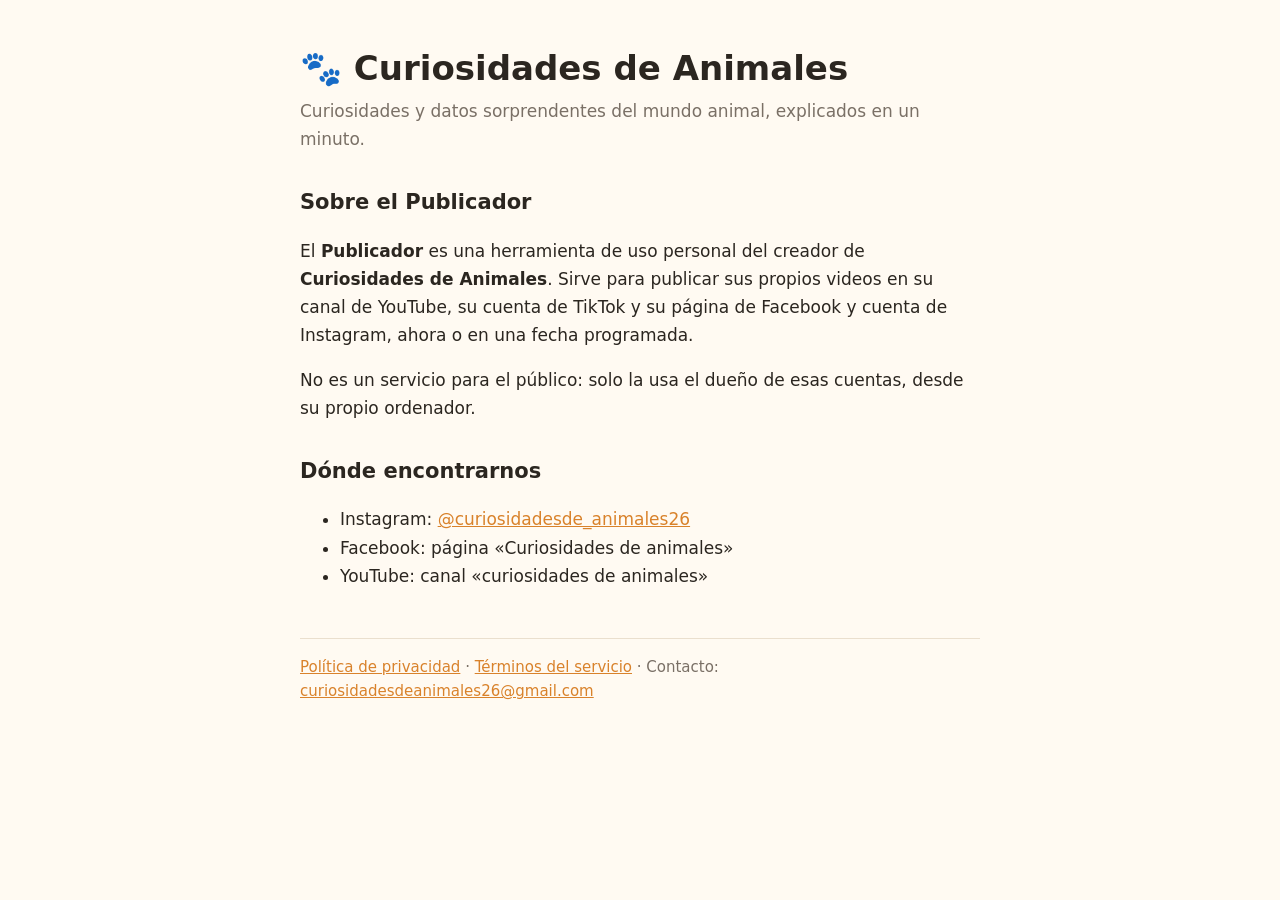
<file: index.html>
<!doctype html>
<html lang="es">
<head>
<meta charset="utf-8">
<meta name="viewport" content="width=device-width, initial-scale=1">
<title>Curiosidades de Animales · Publicador</title>
<link rel="stylesheet" href="estilo.css">
</head>
<body>
<main>
  <h1>🐾 Curiosidades de Animales</h1>
  <p class="lema">Curiosidades y datos sorprendentes del mundo animal, explicados en un minuto.</p>

  <h2>Sobre el Publicador</h2>
  <p>El <b>Publicador</b> es una herramienta de uso personal del creador de <b>Curiosidades de Animales</b>.
    Sirve para publicar sus propios videos en su canal de YouTube, su cuenta de TikTok y su página de
    Facebook y cuenta de Instagram, ahora o en una fecha programada.</p>
  <p>No es un servicio para el público: solo la usa el dueño de esas cuentas, desde su propio ordenador.</p>

  <h2>Dónde encontrarnos</h2>
  <ul>
    <li>Instagram: <a href="https://www.instagram.com/curiosidadesde_animales26/">@curiosidadesde_animales26</a></li>
    <li>Facebook: página «Curiosidades de animales»</li>
    <li>YouTube: canal «curiosidades de animales»</li>
  </ul>

  <p class="pie">
    <a href="privacidad.html">Política de privacidad</a> ·
    <a href="terminos.html">Términos del servicio</a> ·
    Contacto: <a href="mailto:curiosidadesdeanimales26@gmail.com">curiosidadesdeanimales26@gmail.com</a>
  </p>
</main>
</body>
</html>
</file>
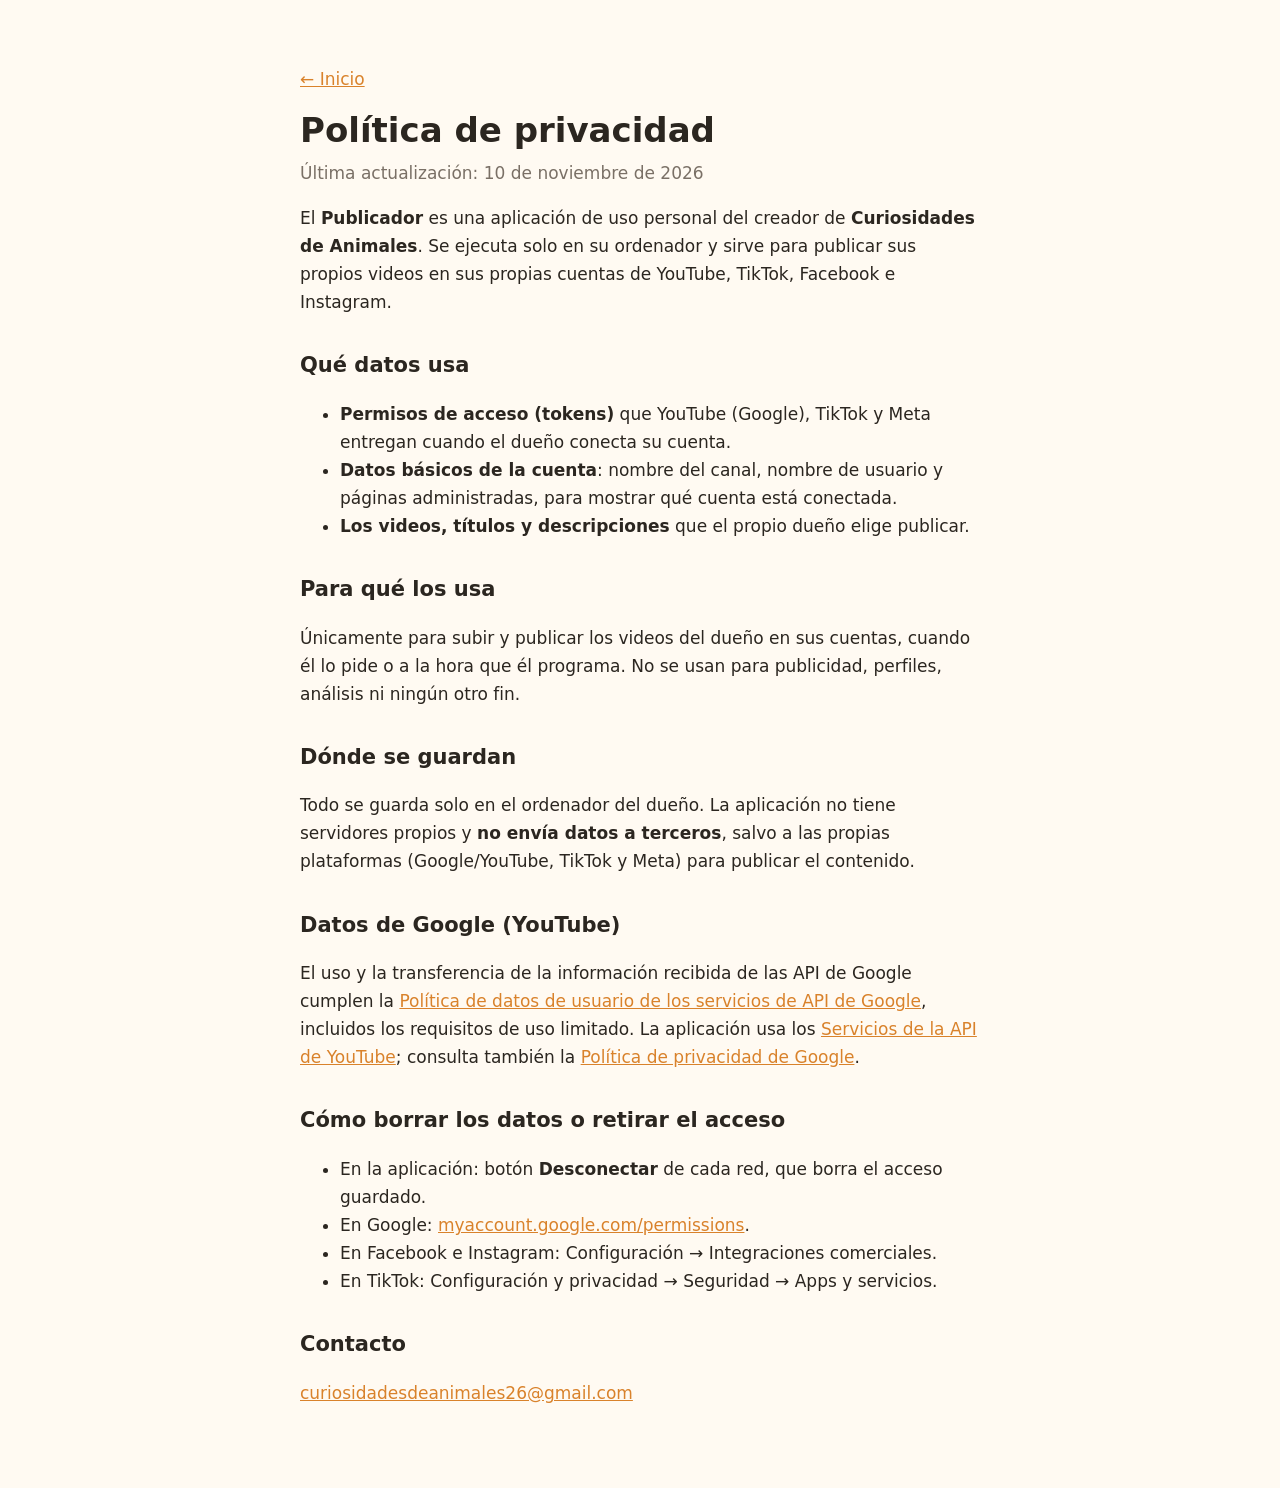
<file: privacidad.html>
<!doctype html>
<html lang="es">
<head>
<meta charset="utf-8">
<meta name="viewport" content="width=device-width, initial-scale=1">
<title>Política de privacidad · Publicador</title>
<link rel="stylesheet" href="estilo.css">
</head>
<body>
<main>
  <p><a href="index.html">← Inicio</a></p>
  <h1>Política de privacidad</h1>
  <p class="lema">Última actualización: 10 de noviembre de 2026</p>

  <p>El <b>Publicador</b> es una aplicación de uso personal del creador de <b>Curiosidades de Animales</b>.
    Se ejecuta solo en su ordenador y sirve para publicar sus propios videos en sus propias cuentas de
    YouTube, TikTok, Facebook e Instagram.</p>

  <h2>Qué datos usa</h2>
  <ul>
    <li><b>Permisos de acceso (tokens)</b> que YouTube (Google), TikTok y Meta entregan cuando el dueño
      conecta su cuenta.</li>
    <li><b>Datos básicos de la cuenta</b>: nombre del canal, nombre de usuario y páginas administradas,
      para mostrar qué cuenta está conectada.</li>
    <li><b>Los videos, títulos y descripciones</b> que el propio dueño elige publicar.</li>
  </ul>

  <h2>Para qué los usa</h2>
  <p>Únicamente para subir y publicar los videos del dueño en sus cuentas, cuando él lo pide o a la hora que
    él programa. No se usan para publicidad, perfiles, análisis ni ningún otro fin.</p>

  <h2>Dónde se guardan</h2>
  <p>Todo se guarda solo en el ordenador del dueño. La aplicación no tiene servidores propios y
    <b>no envía datos a terceros</b>, salvo a las propias plataformas (Google/YouTube, TikTok y Meta) para
    publicar el contenido.</p>

  <h2>Datos de Google (YouTube)</h2>
  <p>El uso y la transferencia de la información recibida de las API de Google cumplen la
    <a href="https://developers.google.com/terms/api-services-user-data-policy">Política de datos de usuario de los servicios de API de Google</a>,
    incluidos los requisitos de uso limitado. La aplicación usa los
    <a href="https://www.youtube.com/t/terms">Servicios de la API de YouTube</a>; consulta también la
    <a href="https://policies.google.com/privacy">Política de privacidad de Google</a>.</p>

  <h2>Cómo borrar los datos o retirar el acceso</h2>
  <ul>
    <li>En la aplicación: botón <b>Desconectar</b> de cada red, que borra el acceso guardado.</li>
    <li>En Google: <a href="https://myaccount.google.com/permissions">myaccount.google.com/permissions</a>.</li>
    <li>En Facebook e Instagram: Configuración → Integraciones comerciales.</li>
    <li>En TikTok: Configuración y privacidad → Seguridad → Apps y servicios.</li>
  </ul>

  <h2>Contacto</h2>
  <p><a href="mailto:curiosidadesdeanimales26@gmail.com">curiosidadesdeanimales26@gmail.com</a></p>
</main>
</body>
</html>
</file>
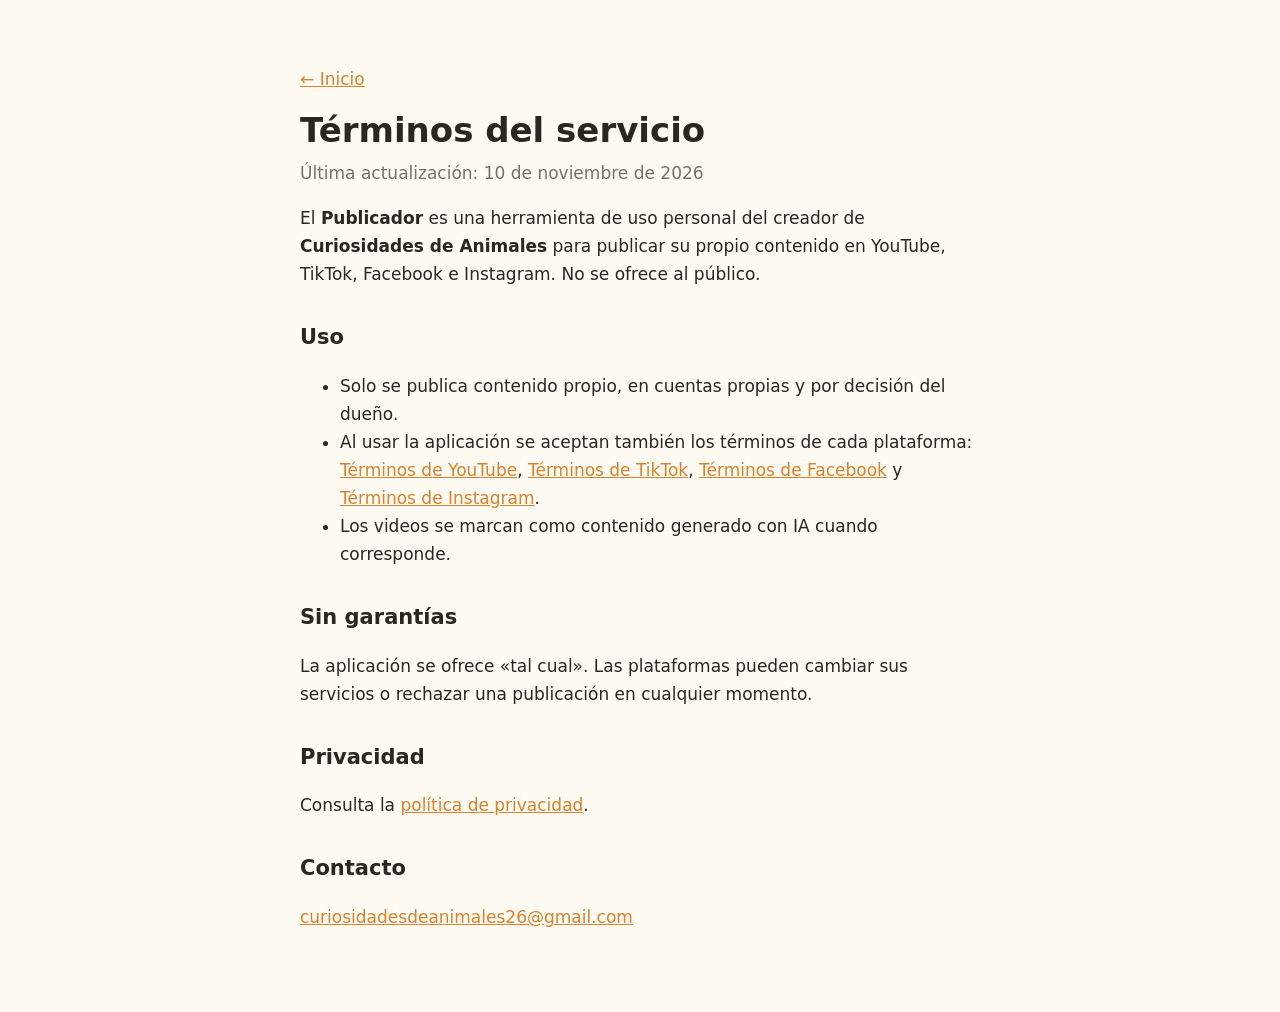
<file: terminos.html>
<!doctype html>
<html lang="es">
<head>
<meta charset="utf-8">
<meta name="viewport" content="width=device-width, initial-scale=1">
<title>Términos del servicio · Publicador</title>
<link rel="stylesheet" href="estilo.css">
</head>
<body>
<main>
  <p><a href="index.html">← Inicio</a></p>
  <h1>Términos del servicio</h1>
  <p class="lema">Última actualización: 10 de noviembre de 2026</p>

  <p>El <b>Publicador</b> es una herramienta de uso personal del creador de <b>Curiosidades de Animales</b>
    para publicar su propio contenido en YouTube, TikTok, Facebook e Instagram. No se ofrece al público.</p>

  <h2>Uso</h2>
  <ul>
    <li>Solo se publica contenido propio, en cuentas propias y por decisión del dueño.</li>
    <li>Al usar la aplicación se aceptan también los términos de cada plataforma:
      <a href="https://www.youtube.com/t/terms">Términos de YouTube</a>,
      <a href="https://www.tiktok.com/legal/terms-of-service">Términos de TikTok</a>,
      <a href="https://www.facebook.com/terms">Términos de Facebook</a> y
      <a href="https://help.instagram.com/581066165581870">Términos de Instagram</a>.</li>
    <li>Los videos se marcan como contenido generado con IA cuando corresponde.</li>
  </ul>

  <h2>Sin garantías</h2>
  <p>La aplicación se ofrece «tal cual». Las plataformas pueden cambiar sus servicios o rechazar una
    publicación en cualquier momento.</p>

  <h2>Privacidad</h2>
  <p>Consulta la <a href="privacidad.html">política de privacidad</a>.</p>

  <h2>Contacto</h2>
  <p><a href="mailto:curiosidadesdeanimales26@gmail.com">curiosidadesdeanimales26@gmail.com</a></p>
</main>
</body>
</html>
</file>
<file: estilo.css>
:root { --fondo: #fffaf2; --texto: #2b2620; --sutil: #7a7066; --acento: #d9822b; }
* { box-sizing: border-box; }
body { margin: 0; background: var(--fondo); color: var(--texto); font: 17px/1.65 system-ui, -apple-system, "Segoe UI", sans-serif; }
main { max-width: 720px; margin: 0 auto; padding: 48px 20px 64px; }
h1 { font-size: 34px; line-height: 1.2; margin: 0 0 8px; }
h2 { font-size: 21px; margin: 32px 0 8px; }
a { color: var(--acento); }
.lema { color: var(--sutil); margin-top: 0; }
.pie { margin-top: 48px; padding-top: 16px; border-top: 1px solid #eadfce; color: var(--sutil); font-size: 15px; }
</file>
